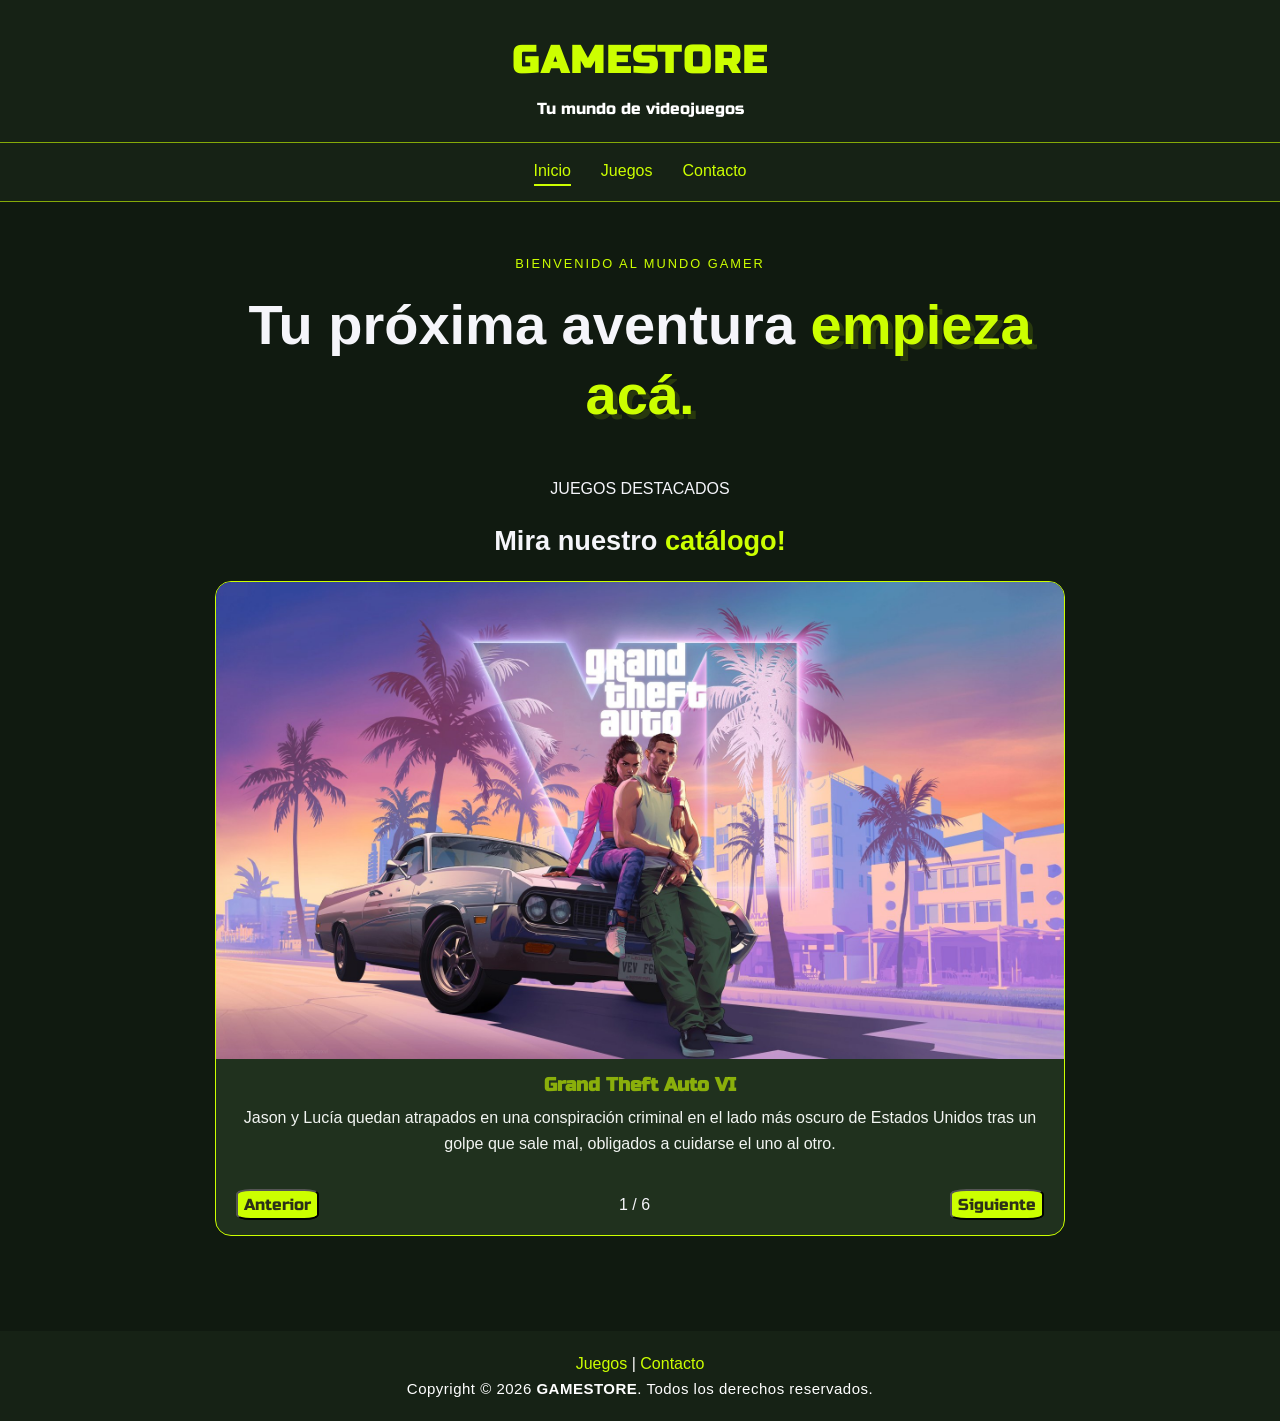
<file: index.html>
<!DOCTYPE html>
<html lang="es">
<head>
    <meta charset="UTF-8">
    <meta name="viewport" content="width=device-width, initial-scale=1.0">
    <title>GAMESTORE</title>
    <link rel="stylesheet" href="./Tfi_project_main/diseño_css/estilo.css">
</head>
<body>
    <!-- encabezado de la pagina -->
   <header class="encabezado">
        <a class="logo" href="./index.html">GAMESTORE</a>
        <p>Tu mundo de videojuegos</p>
    </header>
    <!-- navegacion de la pagina -->
   <nav class="menu">
             <a href = "./index.html" class = "activo" arial-current = "page">Inicio</a> 
             <a href = "./Tfi_project_main/html/juegos.html">Juegos</a> 
             <a href = "./Tfi_project_main/html/contacto.html">Contacto</a> 
    </nav>
    <!-- contenido principal de la pagina -->
    <main>
        <section class="presentacion">
            <p class="etiqueta">BIENVENIDO AL MUNDO GAMER</p>
            <h1>Tu próxima aventura <span>empieza acá.</span></h1>
        </section>
        
        <section class="seccion-carru"> 
             <div class="seccion-titu">
                <p class="destacados">JUEGOS DESTACADOS</p>
                <h2 id="titulo-carru">Mira nuestro <span>catálogo!</span></h2>
            </div>

            <div class="carrusel">
                <a href="./Tfi_project_main/html/juegos.html">
                    <img id="img-carru" src="" alt="">
                </a>
                <div class="descripciones">
                    <h3 id="nombre-juego"></h3>
                    <p id="descrip-juego"></p>
                </div>
                <div class="botones">
                    <button id="ant" type="button">
                        Anterior
                    </button>

                    <span id="contador"></span>

                    <button id="sig" type="button">
                        Siguiente
                    </button>
                </div>
            </div>
        </section>
    </main>

   <footer class = "footCopy">
        <div class = "containlinks">
            <a href="./Tfi_project_main/html/juegos.html">Juegos</a>
            <span> | </span>
            <a href= "./Tfi_project_main/html/contacto.html">Contacto</a>
        </div>
        <div class = "containCopy">
            <p> Copyright &copy; 2026 <strong>GAMESTORE</strong>. Todos los derechos reservados.</p>
        </div>
    </footer>
    <script src="./Tfi_project_main/scripts/carrusel.js"></script>
</body>
</html>
</file>
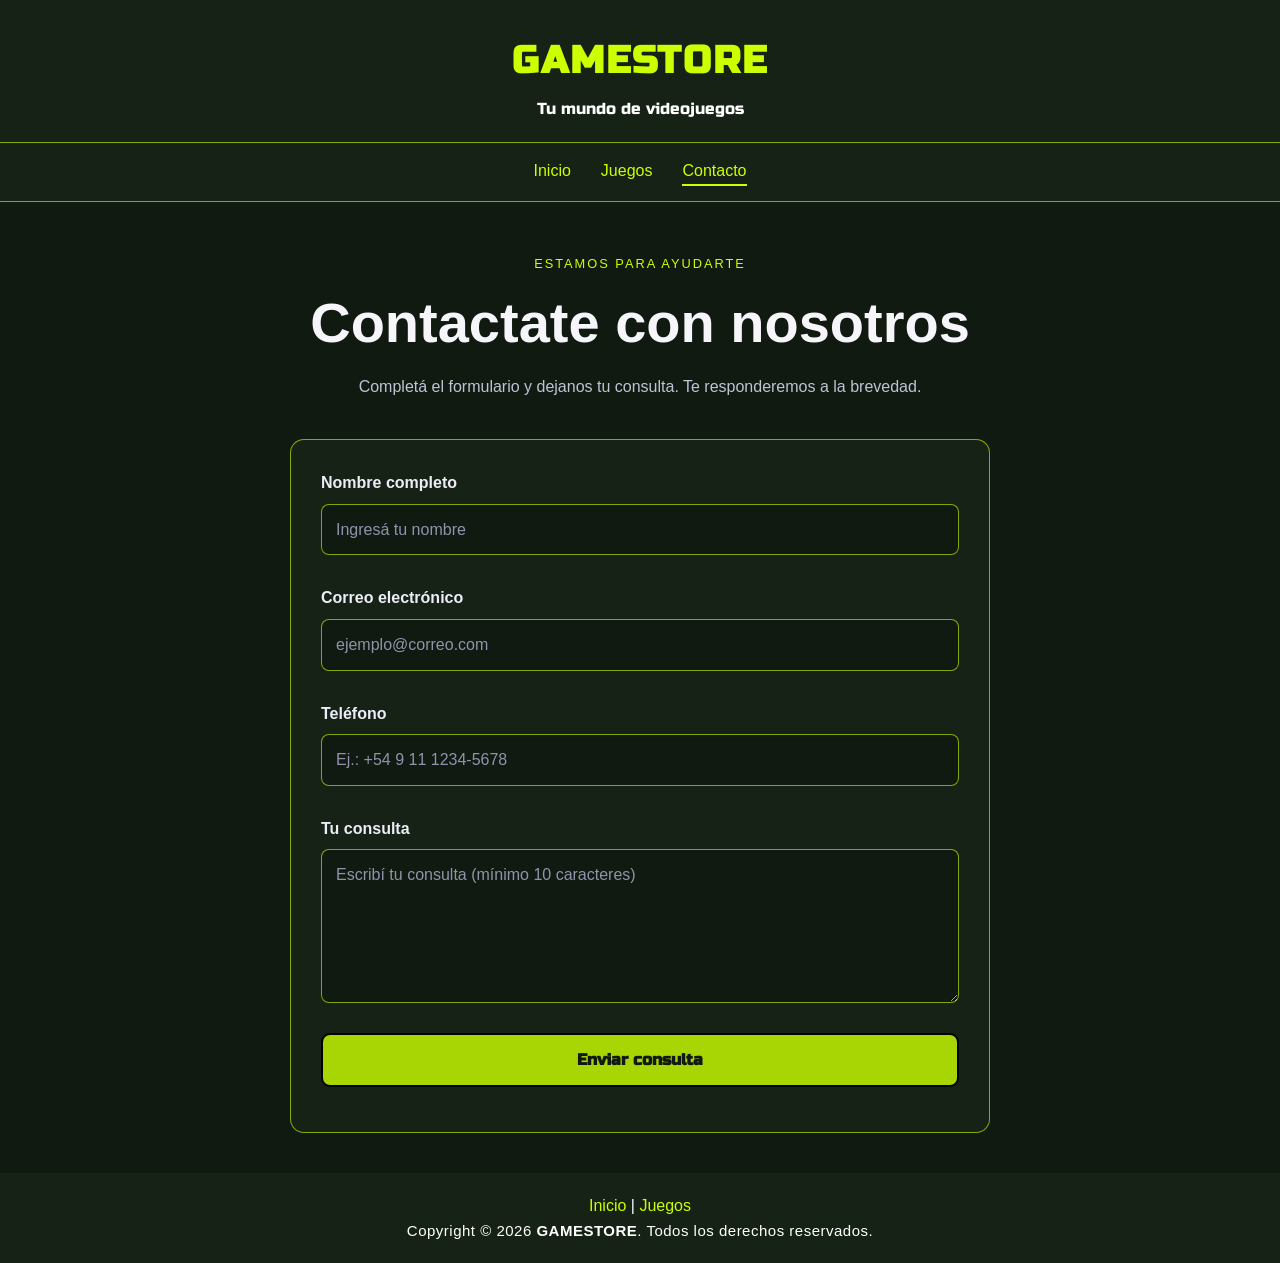
<file: Tfi_project_main/html/contacto.html>
<!DOCTYPE html>
<html lang="es">

<head>
    <meta charset="UTF-8">
    <meta name="viewport" content="width=device-width, initial-scale=1.0">

    <title>GAMESTORE | Contacto</title>

    <link rel="stylesheet" href="../diseño_css/estilo.css">
</head>

<body>

    <header class="encabezado">
        <a class="logo" href="../../index.html">GAMESTORE</a>
        <p>Tu mundo de videojuegos</p>
    </header>

    <nav class="menu" aria-label="Menú principal">
        <a href="../../index.html">Inicio</a>
        <a href="./juegos.html">Juegos</a>
        <a href="./contacto.html" class = "activo" arial-current = "page">Contacto</a>
    </nav>

    <main>

        <section class="introduccion-contacto">

            <p class="etiqueta">ESTAMOS PARA AYUDARTE</p>

            <h1>Contactate con nosotros</h1>

            <p>
                Completá el formulario y dejanos tu consulta.
                Te responderemos a la brevedad.
            </p>

        </section>

        <section class="formulario-contenedor">

            <form id="formulario-contacto" novalidate>

                <div class="campo">

                    <label for="nombre">Nombre completo</label>

                    <input
                        type="text"
                        id="nombre"
                        name="nombre"
                        placeholder="Ingresá tu nombre"
                        minlength="3"
                        maxlength="60"
                        autocomplete="off"
                        aria-describedby="error-nombre"
                        required
                    >

                    <small class="mensaje-error" id="error-nombre"></small>

                </div>

                <div class="campo">

                    <label for="email">Correo electrónico</label>

                    <input
                        type="email"
                        id="email"
                        name="email"
                        placeholder="ejemplo@correo.com"
                        maxlength="100"
                        autocomplete="off"
                        aria-describedby="error-email"
                        required
                    >

                    <small class="mensaje-error" id="error-email"></small>

                </div>

                <div class="campo">

                    <label for="telefono">Teléfono</label>

                    <input
                        type="tel"
                        id="telefono"
                        name="telefono"
                        placeholder="Ej.: +54 9 11 1234-5678"
                        maxlength="25"
                        autocomplete="off"
                        aria-describedby="error-telefono"
                        required
                    >

                    <small class="mensaje-error" id="error-telefono"></small>

                </div>

                <div class="campo">

                    <label for="mensaje">Tu consulta</label>

                    <textarea
                        id="mensaje"
                        name="mensaje"
                        rows="5"
                        minlength="10"
                        maxlength="500"
                        placeholder="Escribí tu consulta (mínimo 10 caracteres)"
                        aria-describedby="error-mensaje"
                        required
                    ></textarea>

                    <small class="mensaje-error" id="error-mensaje"></small>

                </div>

                <button class="boton boton-enviar" type="submit">
                    Enviar consulta
                </button>

                <p id="estado-formulario" class="estado-formulario"
                   aria-live="polite"></p>

            </form>

            <section
                id="resumen-contenedor"
                class="resumen-contenedor"
                aria-live="polite"
                aria-label="Resumen de la consulta"
            ></section>

        </section>

    </main>
<footer class = "footCopy">
        <div class = "containlinks">
            <a href="../../index.html">Inicio</a>
            <span> | </span>
            <a href= "./juegos.html">Juegos</a>
        </div>
        <div class = "containCopy">
            <p> Copyright &copy; 2026 <strong>GAMESTORE</strong>. Todos los derechos reservados.</p>
        </div>
    </footer>
    <script src="../scripts/formulario.js"></script>
</body>
</html>
</file>
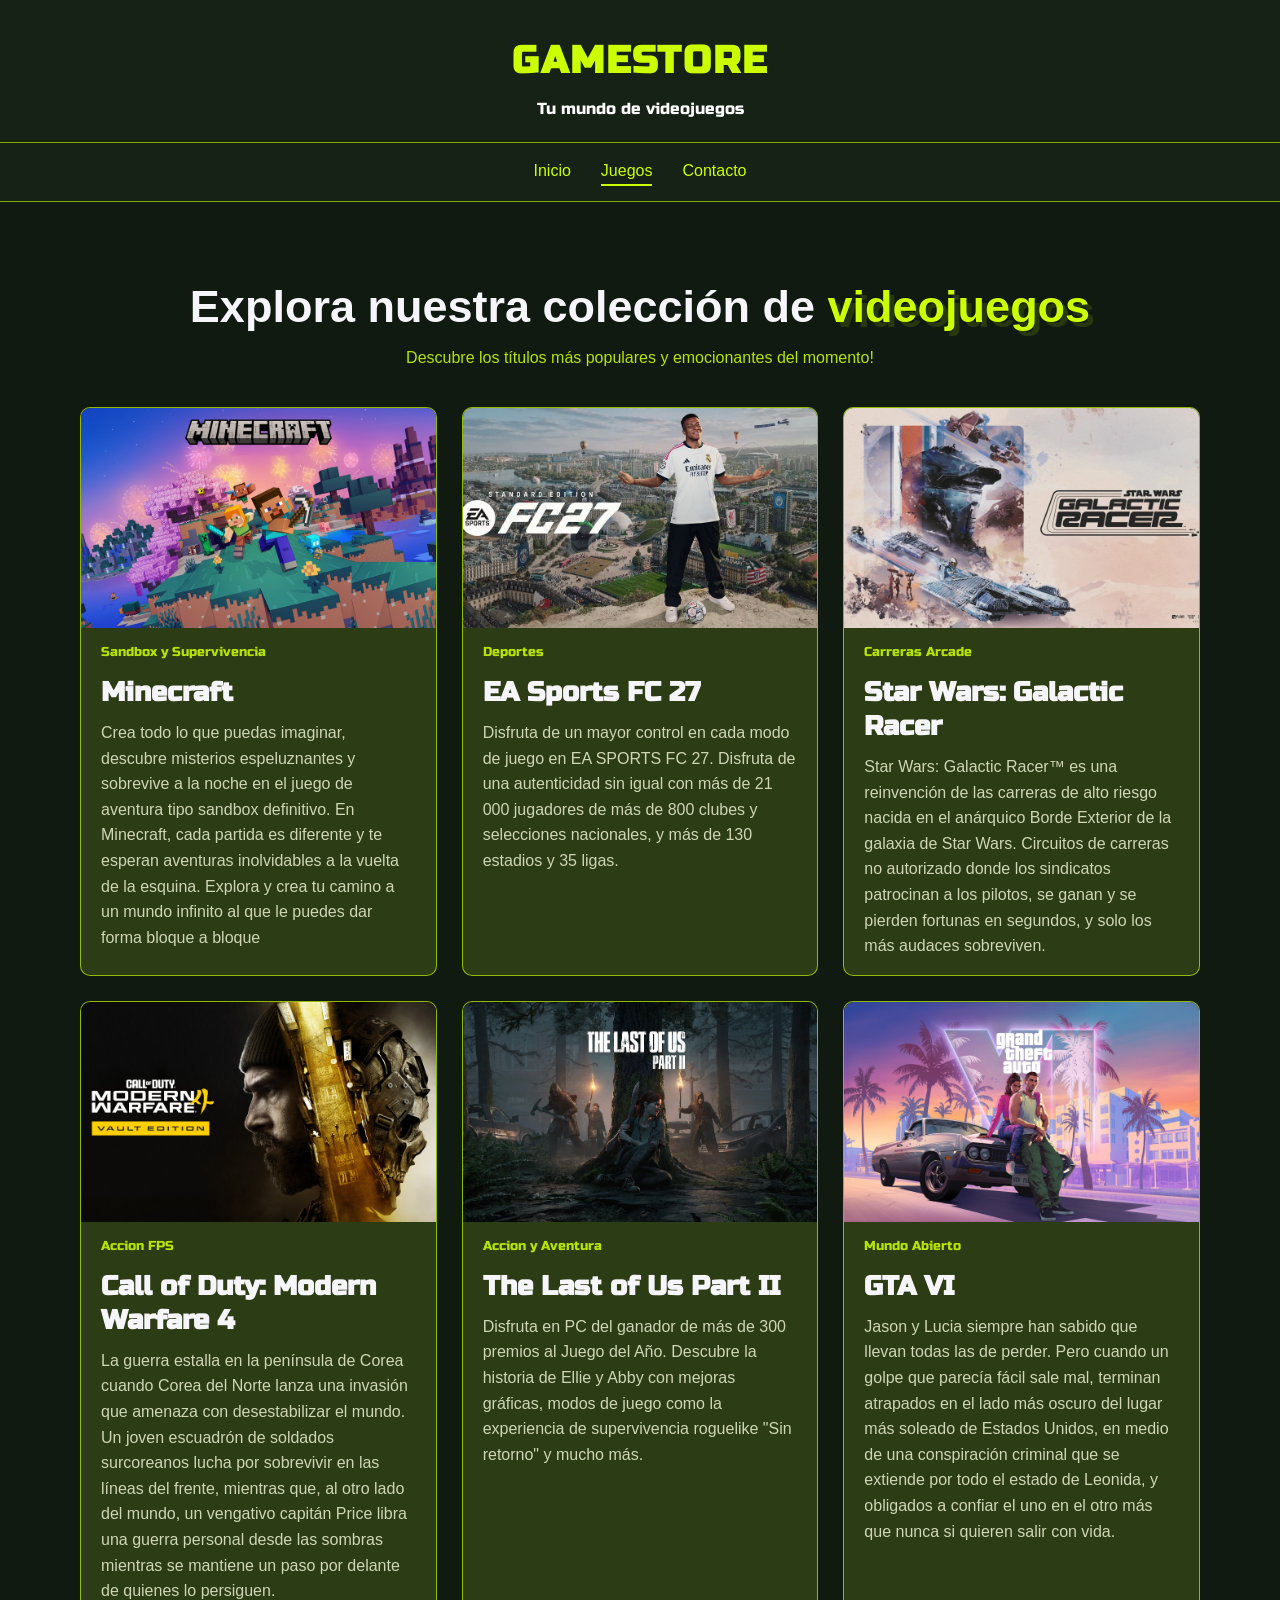
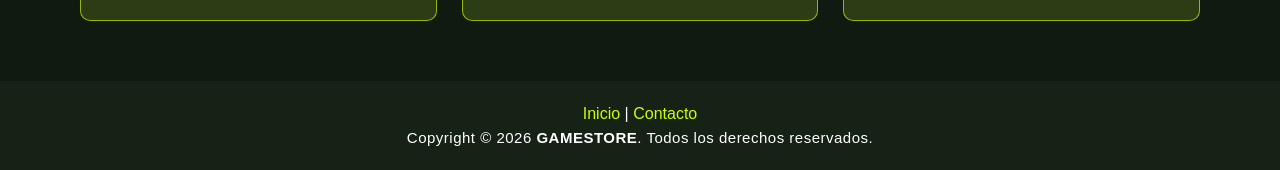
<file: Tfi_project_main/html/juegos.html>
<!DOCTYPE html>
<html lang="es">
<head>
    <meta charset="UTF-8">
    <meta name="viewport" content="width=device-width, initial-scale=1.0">
    <title> GAMESTORE | Juegos </title>
    <link rel="stylesheet" href="../diseño_css/estilo.css" type="text/css">
</head>
<body>
    <header class="encabezado">
        <a class="logo" href="../../index.html">GAMESTORE</a>
        <p>Tu mundo de videojuegos</p>
    </header>
    <nav class="menu">
             <a href = "../../index.html">Inicio</a> 
             <a href = "./juegos.html" class = "activo" arial-current = "page">Juegos</a> 
             <a href = "./contacto.html">Contacto</a> 
    </nav>
    <main>
        <div class = "textos">
            <h2>Explora nuestra colección de <span>videojuegos</span></h2>
            <p class = "all-juegos">Descubre los títulos más populares y emocionantes del momento!</p>
        </div>
        <section class = "conten-juegos">

        <!-- Juego-1 -->
        <a href="https://www.minecraft.net/es-es/choose-your-game#modRef:slideUpA;refId:platformPanel_1" target="_blank" class="link-conten">
             <article class = "juego">
                <img src="../imagenes/minecraft.jpg" alt="Minecraft img">
                <div class="conten-juego">
                    <span class="categoria-juego">Sandbox y Supervivencia</span>
                    <h2>Minecraft</h2>
                    <p>
                        Crea todo lo que puedas imaginar, descubre misterios espeluznantes y sobrevive a la noche en el juego de aventura tipo sandbox definitivo. 
                        En Minecraft, cada partida es diferente y te esperan aventuras inolvidables a la vuelta de la esquina. 
                        Explora y crea tu camino a un mundo infinito al que le puedes dar forma bloque a bloque
                    </p>
                </div>
            </article>
        </a>

        <!-- Juego-2 -->
        <a href="https://www.ea.com/es/games/ea-sports-fc/fc-27" target="_blank" class="link-conten">
            <article class = "juego">
                <img src="../imagenes/EA-FC-27.jpg" alt="EA Sports FC 27 img">
                <div class="conten-juego">
                    <span class="categoria-juego">Deportes</span>
                    <h2> EA Sports FC 27 </h2>
                    <p>
                        Disfruta de un mayor control en cada modo de juego en EA SPORTS FC 27. 
                        Disfruta de una autenticidad sin igual con más de 21 000 jugadores de más de 800 clubes y selecciones nacionales,
                         y más de 130 estadios y 35 ligas.
                    </p>
                </div>
            </article>
        </a>

        <!-- Juego-3 -->
        <a href="https://starwarsgalacticracer.com/" target="_blank" class="link-conten">
            <article class = "juego">
                <img src="../imagenes/Star-Wars-Galactic-Racer.webp" alt="Galactic Racer img">
                <div class="conten-juego">
                    <span class="categoria-juego">Carreras Arcade</span>
                    <h2> Star Wars: Galactic Racer </h2>
                    <p>
                        Star Wars: Galactic Racer™ es una reinvención de las carreras de alto riesgo
                        nacida en el anárquico Borde Exterior de la galaxia de Star Wars.
                        Circuitos de carreras no autorizado donde los sindicatos patrocinan a los pilotos,
                         se ganan y se pierden fortunas en segundos, y solo los más audaces sobreviven.
                    </p>
                </div>
            </article>
        </a>

            <!-- Juego-4 -->
        <a href="https://www.callofduty.com/es/playnow/modernwarfare4" target="_blank" class="link-conten">
            <article class = "juego">   
                <img src="../imagenes/Mw4.jpg" alt="Modern Warfare 4 img">
                <div class="conten-juego">
                    <span class="categoria-juego">Accion FPS</span>
                    <h2> Call of Duty: Modern Warfare 4 </h2>
                    <p>
                        La guerra estalla en la península de Corea cuando Corea del Norte lanza una invasión que amenaza con desestabilizar el mundo.
                        Un joven escuadrón de soldados surcoreanos lucha por sobrevivir en las líneas del frente, mientras que, al otro lado del mundo,
                         un vengativo capitán Price libra una guerra personal desde las sombras mientras se mantiene un paso por delante de quienes lo persiguen.
                    </p>
                </div>  
            </article>
        </a>

            <!-- Juego-5 -->
        <a href="https://store.steampowered.com/app/2531310/The_Last_of_Us_Parte_II_Remastered/?l=spanish" target="_blank" class="link-conten">
            <article class = "juego">
                <img src="../imagenes/tlos2.jpg" alt="The Last of Us Part II img"> 
                <div class="conten-juego"> 
                    <span class="categoria-juego">Accion y Aventura</span>
                    <h2> The Last of Us Part II </h2>
                    <p>
                        Disfruta en PC del ganador de más de 300 premios al Juego del Año. 
                        Descubre la historia de Ellie y Abby con mejoras gráficas,
                         modos de juego como la experiencia de supervivencia roguelike "Sin retorno" y mucho más.
                    </p>
                </div>
            </article>
        </a>

            <!-- Juego-6 -->
        <a href="https://www.rockstargames.com/VI" target="_blank" class="link-conten">
             <article class = "juego">
                <img src="../imagenes/gta-VI.jpg" alt="Grand Theft Auto VI img">  
                <div class="conten-juego">
                    <span class="categoria-juego">Mundo Abierto</span>
                    <h2> GTA VI </h2>
                    <p>
                        Jason y Lucia siempre han sabido que llevan todas las de perder.
                        Pero cuando un golpe que parecía fácil sale mal, terminan atrapados en el lado más oscuro del lugar más soleado de Estados Unidos,
                         en medio de una conspiración criminal que se extiende por todo el estado de Leonida,
                         y obligados a confiar el uno en el otro más que nunca si quieren salir con vida.
                    </p>
                </div>
            </article>
        </a>

        </section>
    </main>     

    <footer class = "footCopy">
        <div class = "containlinks">
            <a href="../../index.html">Inicio</a>
            <span> | </span>
            <a href= "./contacto.html">Contacto</a>
        </div>
        <div class = "containCopy">
            <p> Copyright &copy; 2026 <strong>GAMESTORE</strong>. Todos los derechos reservados.</p>
        </div>
    </footer>
</body>
</html>
</file>
<file: Tfi_project_main/diseño_css/estilo.css>
/* ESTILO GENEREAL A LAS ETIQUETAS*/
* {
    box-sizing: border-box;
}

/* CARGA LA FUENTE QUE USAMOS */
@font-face {
    font-family: 'Russo One';
    src: url('../../Recursos/Russo_One/RussoOne-Regular.ttf') format('truetype');
    font-weight: normal;
    font-style: normal;
    font-display: swap;
}

body{
    margin: 0;
    font-family: Impact, Haettenschweiler, 'Arial Narrow Bold', sans-serif;
    background-color: #101a10;
    color: #f5f5fa;
    line-height: 1.6;
}


img {
    max-width: 100%;
    display: block;
}

/* Color de los enlaces y eliminación del subrayado. */
a {
    color: inherit;
    text-decoration: none;
}

/* Los botones utilizan la misma tipografía que la página. */
button,
input,
textarea {
    font: inherit;
}
main {
    width: 100%;
    max-width: 1200px;
    margin: 0 auto;
    padding: 40px 24px;
}

h1,
h2,
h3 {
    line-height: 1.25;
}

h1 {
    font-size: clamp(2rem, 5vw, 3.5rem);
}

h2 {
    font-size: 1.7rem;
}

p {
    overflow-wrap: anywhere;
}

.etiqueta {
    color: #CCFF00;
    font-size: 0.8rem;
    letter-spacing: 2px;
}

/* PARTE DEL ENCABEZADO DE TODAS LAS PAGINAS*/
.encabezado {
    text-align: center;
    padding: 30px 20px 20px;
    background-color: #162215;
    border-bottom: 1px solid #ccff009d;
}

.encabezado a {
    text-decoration: none;
    color: #CCFF00;
}

.logo {
    font-family: 'Russo One', sans-serif;
    display: inline-block;
    font-size: 2.4rem;
    font-weight: bold;
    letter-spacing: 2px;
}

.encabezado p {
    font-family: 'Russo One', sans-serif;
    margin: 5px 0 0;
    color: #ffffff;
}
.menu{
    display: flex;
    justify-content: center;
    gap: 30px;
    padding: 15px;
    background-color: #162215;
    border-bottom: 1px solid #ccff009d;
}
nav a {
    color:  #CCFF00;
    text-decoration: none;
}
nav a:hover {
    color: #ccff009d;
}
main{
    max-width: 1200px;
    margin:  auto;
    padding:  40px 20px;
}

/*PRESENTACION DE LA PAGINA PRINCIPAL*/

.presentacion {
    text-align: center;
    padding: 0px 15px;
}

.presentacion h1 {
    max-width: 850px;
    margin: 15px auto;
}

.presentacion h1 span {
    color: #CCFF00;
    text-shadow: 5px 5px 0px #ccff0022; 
}

.seccion-titu h2 span{
    color: #CCFF00;
}

.seccion-carru{
    text-align: center;
    padding: 15px 0 55px;

}

.botones #ant, #sig{
    font-family: 'Russo One', sans-serif;
    color: #262919f7;
    background-color: #CCFF00;
    border-radius: 17.5%;
    
  }
.botones{
    display: flex;
    align-items: center;
    justify-content: space-between;
    gap: 12px;
    padding: 15px 20px;
    width: 100%;
  }
 

.carrusel{
    border-color: #ccff009d;
    margin: 0 auto;
    max-width: 850px;
    text-align: center;
    overflow: hidden;
    border: 1px solid #CCFF00;
    border-radius: 16px;
    background-color: #20311e;
}

#nombre-juego{
    font-family: 'Russo One', sans-serif;
}

.descripciones{
    padding: 15px 22px;
    text-align: center;
    min-height: 115px;
}
.descripciones h3{
    margin: 0 0 8px;
    color: #ccff009d;
   
}
.descripciones p{
    margin: 0;
    color: #f2f5f2;
}

.carrusel a {
    display: block;
}

.carrusel img {
    display: block;
    margin: 0 auto;
    max-width: 100%;
}

.texto-presentacion {
    max-width: 650px;
    margin: 0 auto 28px;
    color: #c2c2d5;
    font-size: 1.1rem;
}
/* Estilos para la sección de contacto */
.formulario-contenedor {
    max-width: 700px;
    margin: 0 auto;
}

#formulario-contacto {
    padding: 30px;
    border: 1px solid #ccff009d;
    border-radius: 14px;
    background-color: #162215;
}

.campo {
    display: flex;
    flex-direction: column;
    gap: 8px;
    margin-bottom: 22px;
}

.campo label {
    font-weight: bold;
    color: #ededf8;
}

.campo input,
.campo textarea {
    width: 100%;
    min-width: 0;
    padding: 12px 14px;
    border: 1px solid #ccff009d;
    border-radius: 8px;
    outline: none;
    background-color: #101a10;
    color: white;
}

.campo input::placeholder,
.campo textarea::placeholder {
    color: #9292ad;
}

.campo input:focus,
.campo textarea:focus {
    border-color: #ccff009d;
    box-shadow: 0 0 0 3px rgba(168, 135, 255, 0.15);
}

.campo textarea {
    min-height: 130px;
    resize: vertical;
}

.campo [aria-invalid="true"] {
    border-color: #ff7777;
}

.mensaje-error {
    min-height: 0;
    color: #ff9292;
    font-size: 0.9rem;
}

.mensaje-error:not(:empty) {
    margin-top: 2px;
}

.boton-enviar {
    width: 100%;
    font-family: 'Russo One', sans-serif;
}

.estado-formulario {
    margin: 15px 0 0;
    color: #f8f8fa;
    text-align: center;
}
.boton {
    display: inline-block;
    padding: 12px 24px;
    border: 2px solid #000000;
    border-radius: 9px;
    background-color: #ccff00ce;
    color: #101a10;
    font-weight: bold;
    text-align: center;
    cursor: pointer;
    transition: background-color 0.2s, transform 0.2s;
}

.boton:hover {
    background-color: #ccff009d;
    transform: translateY(-2px);
}
.introduccion-catalogo,
.introduccion-contacto {
    max-width: 800px;
    margin: 0 auto 40px;
    text-align: center;
}

.introduccion-catalogo h1,
.introduccion-contacto h1 {
    margin: 10px 0;
}

.introduccion-catalogo > p:last-child,
.introduccion-contacto > p:last-child {
    color: #c2c2d5;
}
/*PIE DE PAGINAS*/
.pie-pagina {
    margin-top: 40px;
    padding: 25px 20px;
    border-top: 1px solid #292943;
    background-color: #171727;
    color: #b9b9d0;
    text-align: center;
}

.footCopy {
    text-align: center;
    padding: 20px;
    background-color: #162215;
    color: white;
}
.containCopy {
    margin: 0;
    font-size: 15px;
    letter-spacing: 0.5px;
}

.containCopy p{
    margin: 0;
    font-family: Arial, Helvetica, sans-serif;
}

div a:hover {
    color:#ccff009d;
}

div a {
    color: #CCFF00;
    text-decoration: none;
}

/*ESTILOS DE LA SECCION JUEGOS*/

.link-conten {
    display: block;
    flex: 1 1 300px;
    min-width: 0;
    max-width: 380px;
    text-decoration: none;
    color: inherit;
}

.textos{
    text-align: center;
}

.textos h2{
    font-size: 45px;
    margin-bottom: 10px;
}

.textos span{
    color: #CCFF00;
    text-shadow: 5px 5px 0px #ccff0022;
}

.all-juegos{
    margin-top: 10px;
    color: #b7e501;
}

.conten-juegos {
    display: flex;
    flex-wrap: wrap;
    justify-content: center;
    gap: 25px;
    padding: 20px;
}

.conten-juegos h2,
.conten-juegos p {
    margin-left: 20px;
}

.conten-juegos h2{
    font-family: 'Russo One', sans-serif;
    margin-bottom: 10px;
}

.conten-juegos p{
    margin-top: 0;
    padding-right: 20px;
    color: #cfd6b6;
}

.categoria-juego{
    font-family: 'Russo One', sans-serif;
    margin-bottom: 7px;
    color: #b7e501;
    font-size: 12.5px;
    position: relative;
    top: 10px;
    margin-left: 20px;
}

.juego {
    width: 100%;
    height: 100%;
    overflow: hidden;
    border: 1px solid #ccff00a5;
    border-radius: 10px;
    background-color: #d2fb2e26;
}

.juego img{
    width: 100%;
    height: 220px;
    object-fit: cover;
}

.juego:hover {
    border-color: #8daf0274
}

/*IDENTIFICADOR DE PAGINA ACTIVA*/
.menu a.activo{
    color: #CCFF00;
    border-bottom: 2px solid #CCFF00;
}

/*DISEÑO RESPONSIVE*/

/* Estilos para tabletas y pantallas medianas */
@media (max-width: 768px) {
    main {
        padding: 20px 15px; /* Optimiza el espacio de lectura */
    }
    
    .textos h2 {
        font-size: 32px; /* Reduce el título principal de la sección juegos */
    }

    .conten-juegos {
        padding: 10px; /* Corta espacio innecesario */
    }
}

/* Estilos para celulares y pantallas pequeñas */
@media (max-width: 480px) {
    .link-conten {
        max-width: 100%; /* Permite que la tarjeta ocupe el ancho disponible sin romperse */
    }

    #formulario-contacto {
        padding: 20px 15px; /* Evita que el formulario deje los inputs pegados al borde */
    }

    .botones {
        padding: 10px 5px; /* Ajusta los botones del carrusel */
    }
    
    .descripciones {
        min-height: auto; /* Evita que los textos se corten */
    }

    .presentacion h1 {
        font-size: 1.8rem; /* Ajusta el titulo principal */
    }
}
</file>
